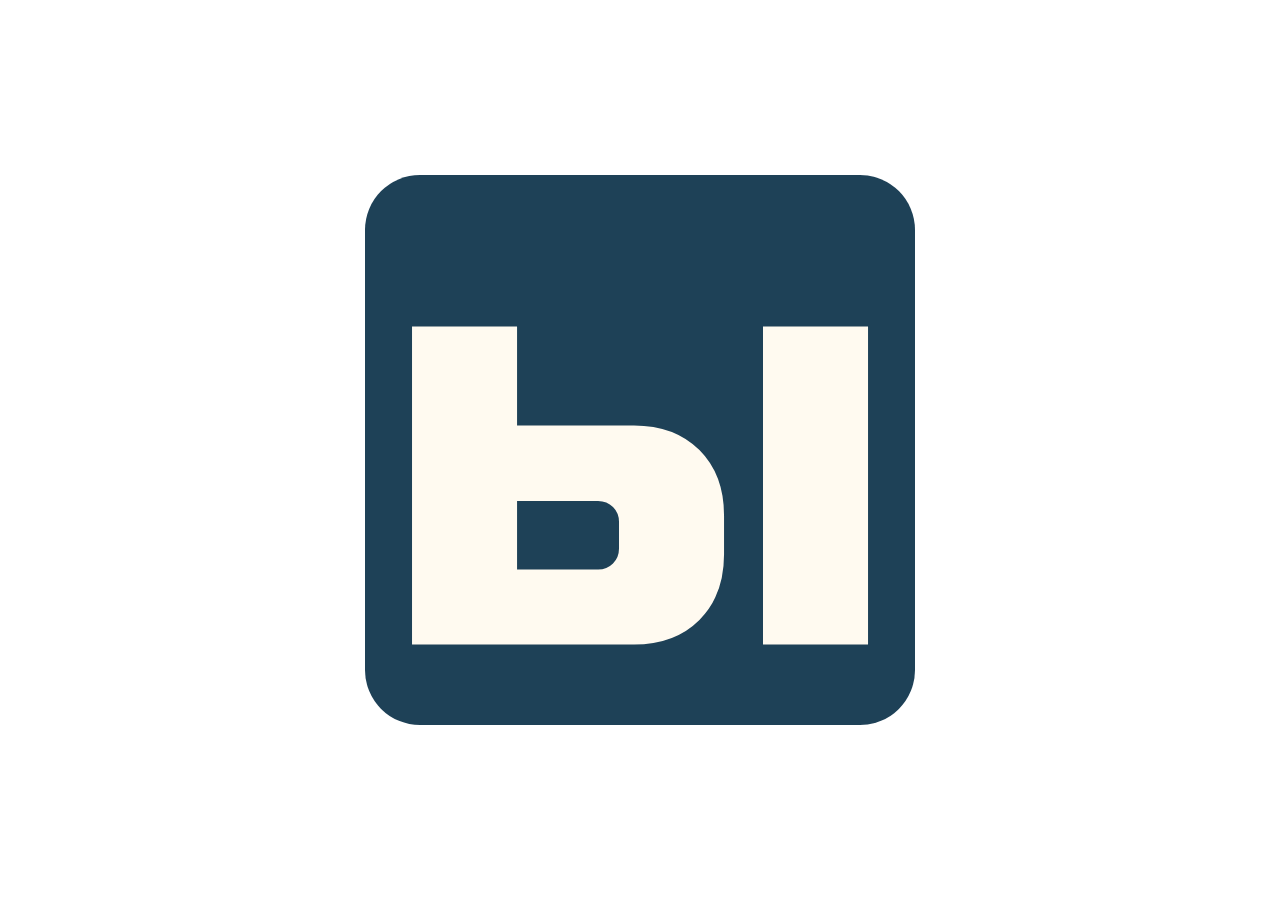
<file: index.html>
<!DOCTYPE html>
<html lang="en">
<head>
    <meta charset="UTF-8">
    <meta name="viewport" content="width=device-width, initial-scale=1.0">
    <title>HAPPYBIRTHDAY</title>
    <link rel="stylesheet" href="static/styles/style.css">
    <link rel="stylesheet" href="https://fonts.googleapis.com/css?family=Russo+One">
    <style>
      body {
        font-family: 'Russo One', serif;
      }
    </style>
</head>
<body >   

  <nav>
    
    <a href="./2.html">
      
      <div class="square"> 
      </div>
      
    </a>

    <a href="./2.html"; style = "text-decoration:none; position: fixed; text-align: center; "; class="big";>
      ы
    </a>
    </nav>
</body>
</html>
</file>
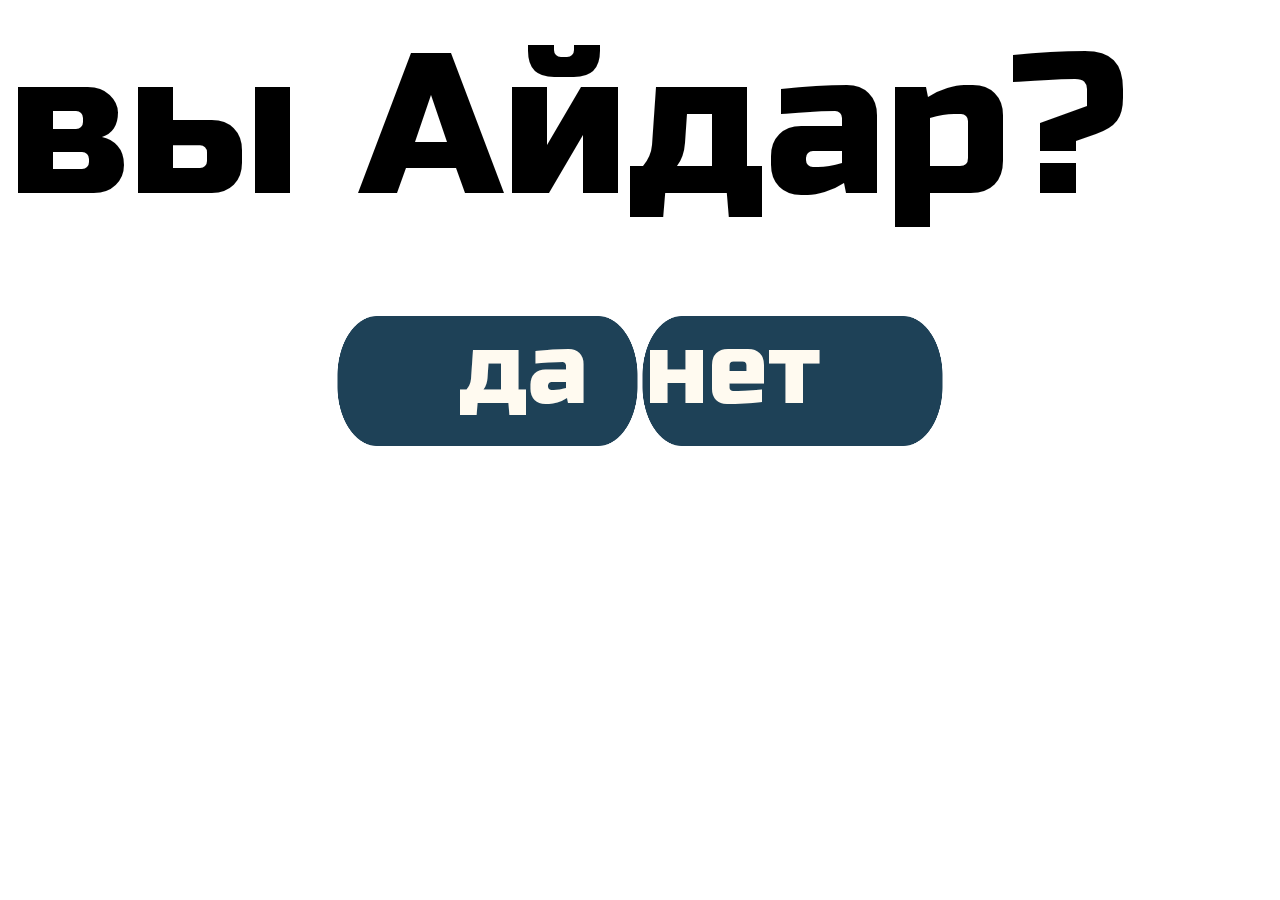
<file: 2.html>
<!DOCTYPE html>
<html lang="en">
<head>
    <meta charset="UTF-8">
    <meta name="viewport" content="width=device-width, initial-scale=1.0">
    <title>HAPPYBIRTHDAY</title>
    <link rel="stylesheet" href="static/styles/style.css">
    <link rel="stylesheet" href="https://fonts.googleapis.com/css?family=Russo+One">
    <style>
        body {
          font-family: 'Russo One', serif;
        }
      </style>
  </head>
  <body>   
    <div style="font-size: 200px;
    position: relative; top: 10%; margin-bottom: 30 px;">вы Айдар?</div>
    <nav>
      <div>
        <div style=" flex-shrink: inherit; position: relative;
        position: fixed;
        left: 50%; 
        margin-right: -50%;
        transform: translate(-50%, 50%);">
          <img src="static/images/Rectangle 3.png" alt="Rectangle"; style="width: 300px; height: 130px; ">
          
          <img src="static/images/Rectangle 3.png" alt="Rectangle"; style="width: 300px; height: 130px;">
        
        </div>
      <div style="text-align: center; width: 100%; flex-shrink: inherit; position: relative;  position: fixed; flex-shrink: inherit; position: relative;
      position: fixed;
      left: 50%; 
      margin-right: -50%;
      transform: translate(-50%, 50%);">
        <a href="./YES1.html"; style="text-decoration:none; font-size: 100px; color: #fffaf0;">
          да</a>
      <a href="./NO1.html"; style = "text-decoration:none; font-size: 100px; color: #fffaf0; margin-left: 4%;">
        нет
      </a>
      </div>

      </div>
      </nav>

</body>
</html>
</file>
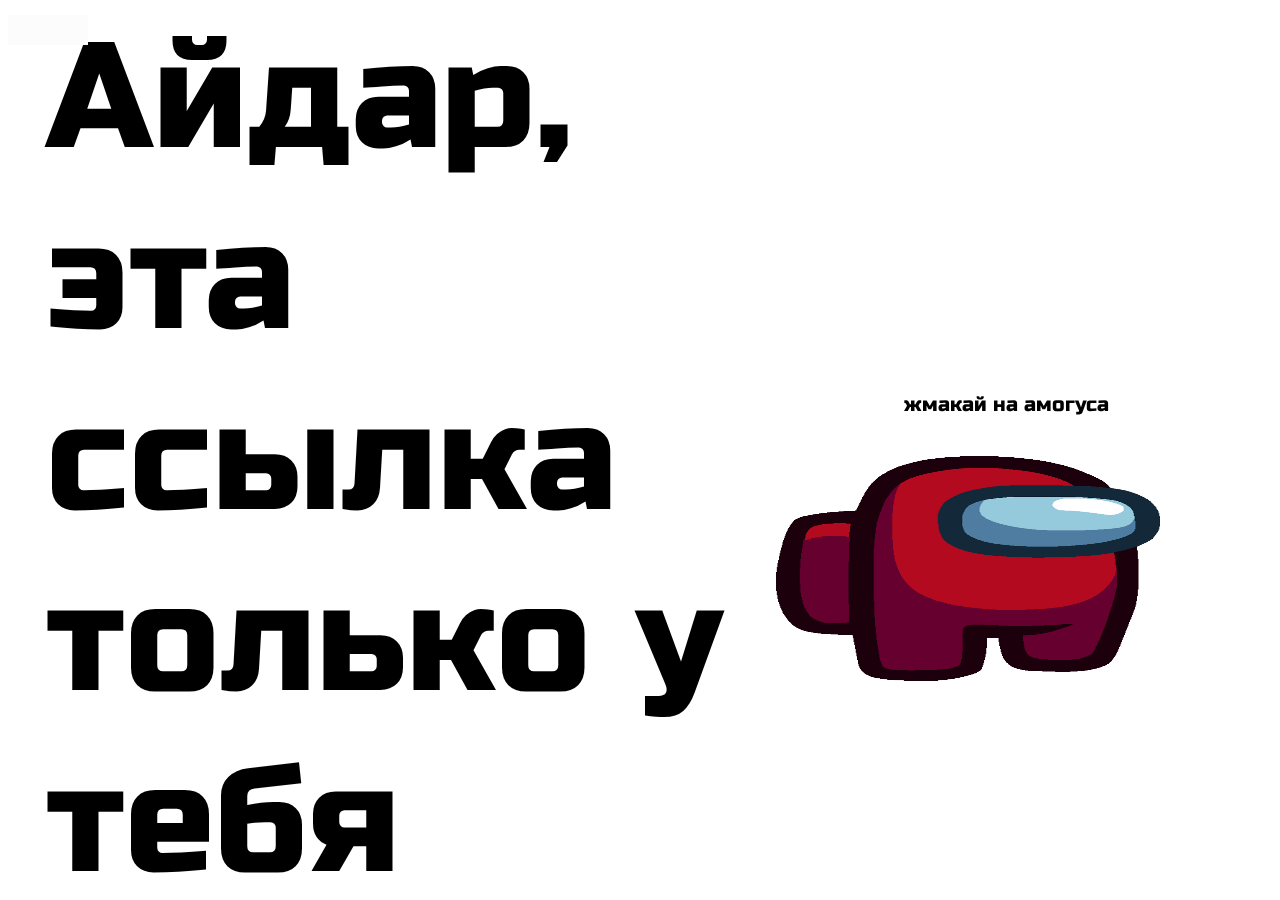
<file: NO1.html>
<!DOCTYPE html>
<html lang="en">
<head>
    <meta charset="UTF-8">
    <meta name="viewport" content="width=device-width, initial-scale=1.0">
    <title>HAPPYBITHDAY</title>
    <link rel="stylesheet" href="static/styles/style.css">
    <link rel="stylesheet" href="https://fonts.googleapis.com/css?family=Russo+One">
    <style>
      body {
        font-family: 'Russo One', serif;
      }
    </style>
</head>
<body>
    <div style=" font-size: 150px;
    position: fixed;
    margin-top: 0%;
    margin-left: 3%;
    margin-right: 40%;">
        Айдар, эта ссылка только у тебя

    </div>
    <div style="margin-left: 70%; margin-top: 30%; position: fixed; font-size: 20px;"> жмакай на амогуса </div>
    <nav>
        <a href="slide2.html"> 
            <img src="static/images/Red.webp" alt="sus"; style="height: 25%; width: 30%; margin-left: 60%; margin-top: 35%; position: fixed;">
            </a>
        <nav>
    <a href="./NO2.html">

        <div class="square2"> 
        </div>
</body>
</html>
</file>
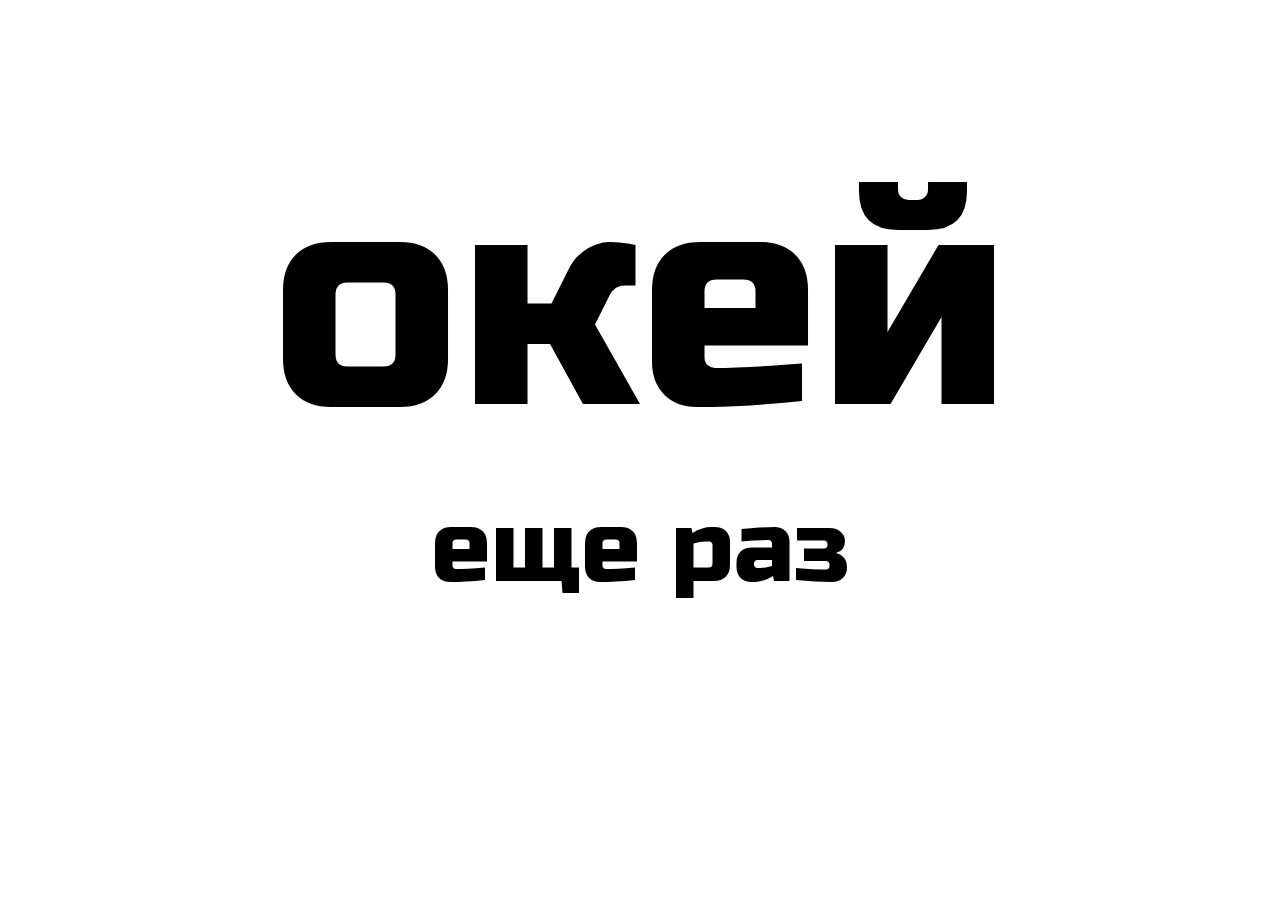
<file: NO3.html>
<!DOCTYPE html>
<html lang="en">
<head>
    <meta charset="UTF-8">
    <meta name="viewport" content="width=device-width, initial-scale=1.0">
    <title>HAPPYBITHDAY</title>
    <link rel="stylesheet" href="static/styles/style.css">
    <link rel="stylesheet" href="https://fonts.googleapis.com/css?family=Russo+One">
    <style>
      body {
        font-family: 'Russo One', serif;
      }
    </style>
</head>
<body style="text-align: center;">

    <div style="font-size: 300px; text-align: center; margin-top: 10%;
    position: relative;">окей</div>
    <nav style="text-decoration: none">
          <a href="NO4.html"; style="text-decoration: none">
            <div style="text-decoration: none; color: black; font-size: 100px; text-align: center;
            position: relative;">еще раз</div>

          </a>
        </nav>
</body>
</html>
</file>
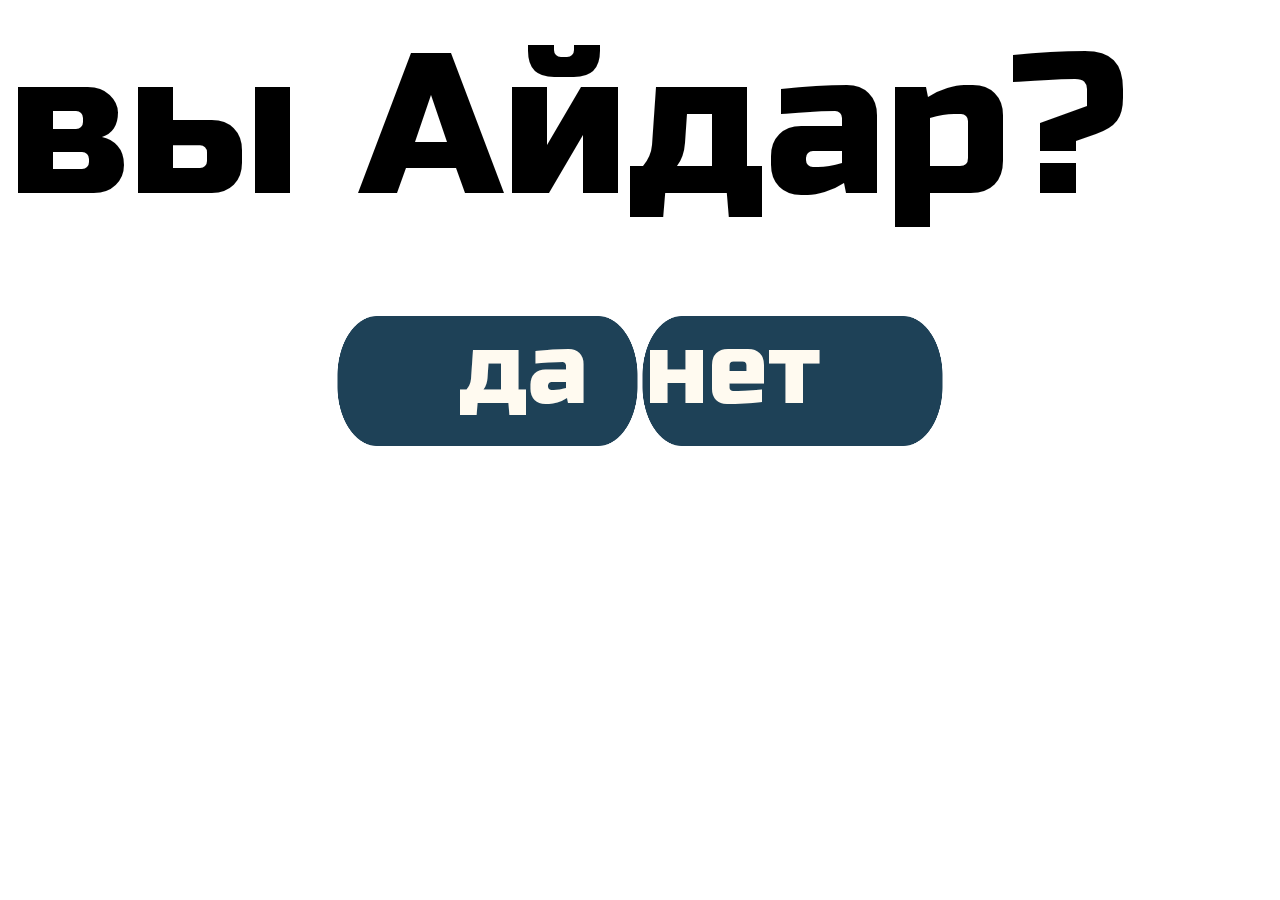
<file: NO4.html>
<!DOCTYPE html>
<html lang="en">
<head>
    <meta charset="UTF-8">
    <meta name="viewport" content="width=device-width, initial-scale=1.0">
    <title>HAPPYBIRTHDAY</title>
    <link rel="stylesheet" href="static/styles/style.css">
    <link rel="stylesheet" href="https://fonts.googleapis.com/css?family=Russo+One">
    <style>
        body {
          font-family: 'Russo One', serif;
        }
      </style>
  </head>
  <body>   
    <div style="font-size: 200px;
    position: relative; top: 10%; margin-bottom: 30 px;">вы Айдар?</div>
    <nav>
      <div>
        <div style=" flex-shrink: inherit; position: relative;
        position: fixed;
        left: 50%; 
        margin-right: -50%;
        transform: translate(-50%, 50%);">
          <img src="static/images/Rectangle 3.png" alt="Rectangle"; style="width: 300px; height: 130px; ">
          
          <img src="static/images/Rectangle 3.png" alt="Rectangle"; style="width: 300px; height: 130px;">
        
        </div>
      <div style="text-align: center; width: 100%; flex-shrink: inherit; position: relative;  position: fixed; flex-shrink: inherit; position: relative;
      position: fixed;
      left: 50%; 
      margin-right: -50%;
      transform: translate(-50%, 50%);">
        <a href="./YES1.html"; style="text-decoration:none; font-size: 100px; color: #fffaf0;">
          да</a>
      <a href="./NO5.html"; style = "text-decoration:none; font-size: 100px; color: #fffaf0; margin-left: 4%;">
        нет
      </a>
      </div>

      </div>
      </nav>

</body>
</html>
</file>
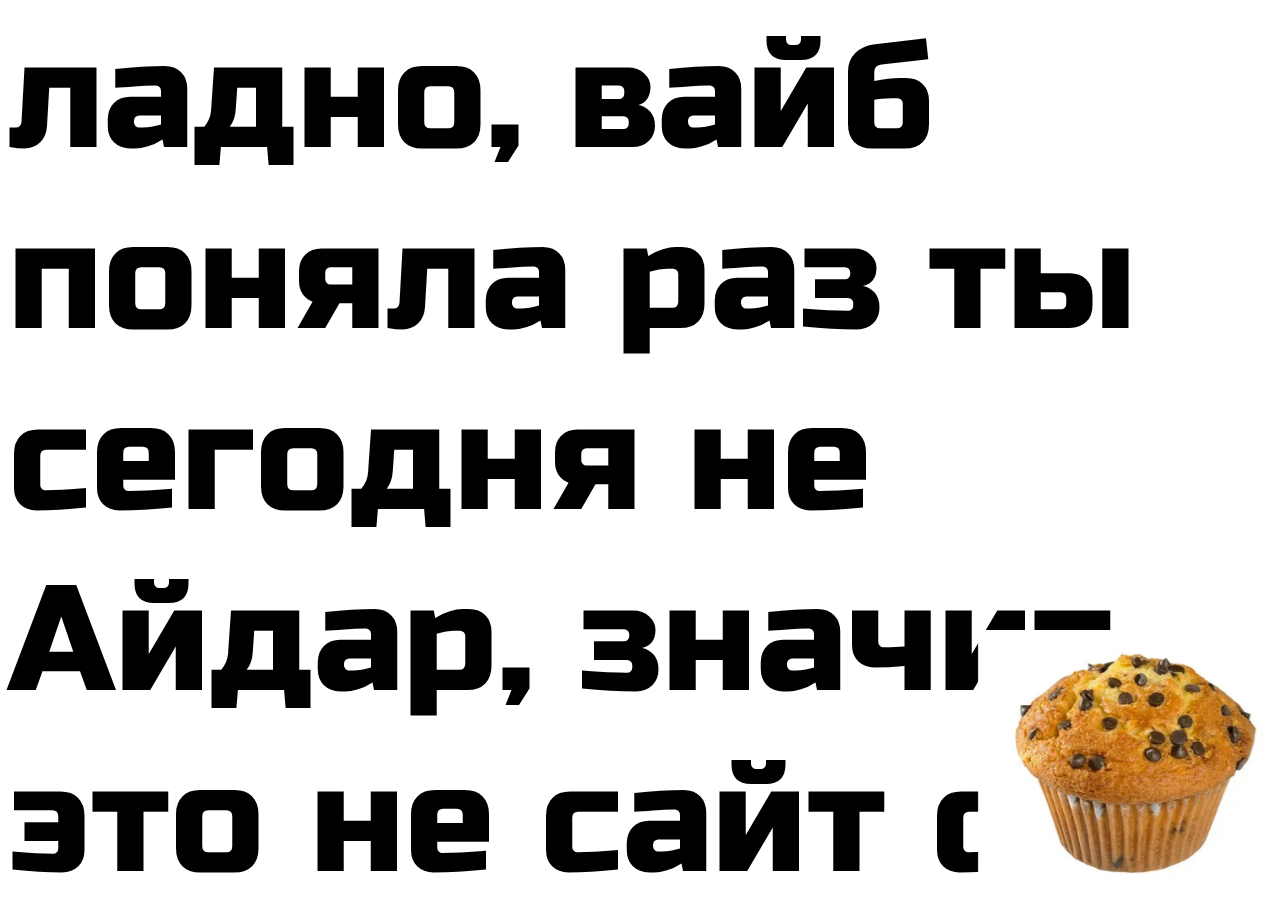
<file: NO5.html>
<!DOCTYPE html>
<html lang="en">
<head>
    <meta charset="UTF-8">
    <meta name="viewport" content="width=device-width, initial-scale=1.0">
    <title>HAPPYBIRTHDAY</title>
    <link rel="stylesheet" href="static/styles/style.css">
    <link rel="stylesheet" href="https://fonts.googleapis.com/css?family=Russo+One">
    <style>
        body {
          font-family: 'Russo One', serif;
        }
      </style>
  </head>
  <body> 
    <div>
      <p class="text2"; style="display: flex;">ладно, вайб поняла
        раз ты сегодня не Айдар, значит это не сайт с поздравлением</p>
      <nav>
        <a href="NO6.html">
          <img src="static/images/i.webp" alt="keks"; style="position: absolute; bottom: 0px; right: 0px; height: 30%;">
        </a>
      </nav>
    </div>
</body>
</html>
</file>
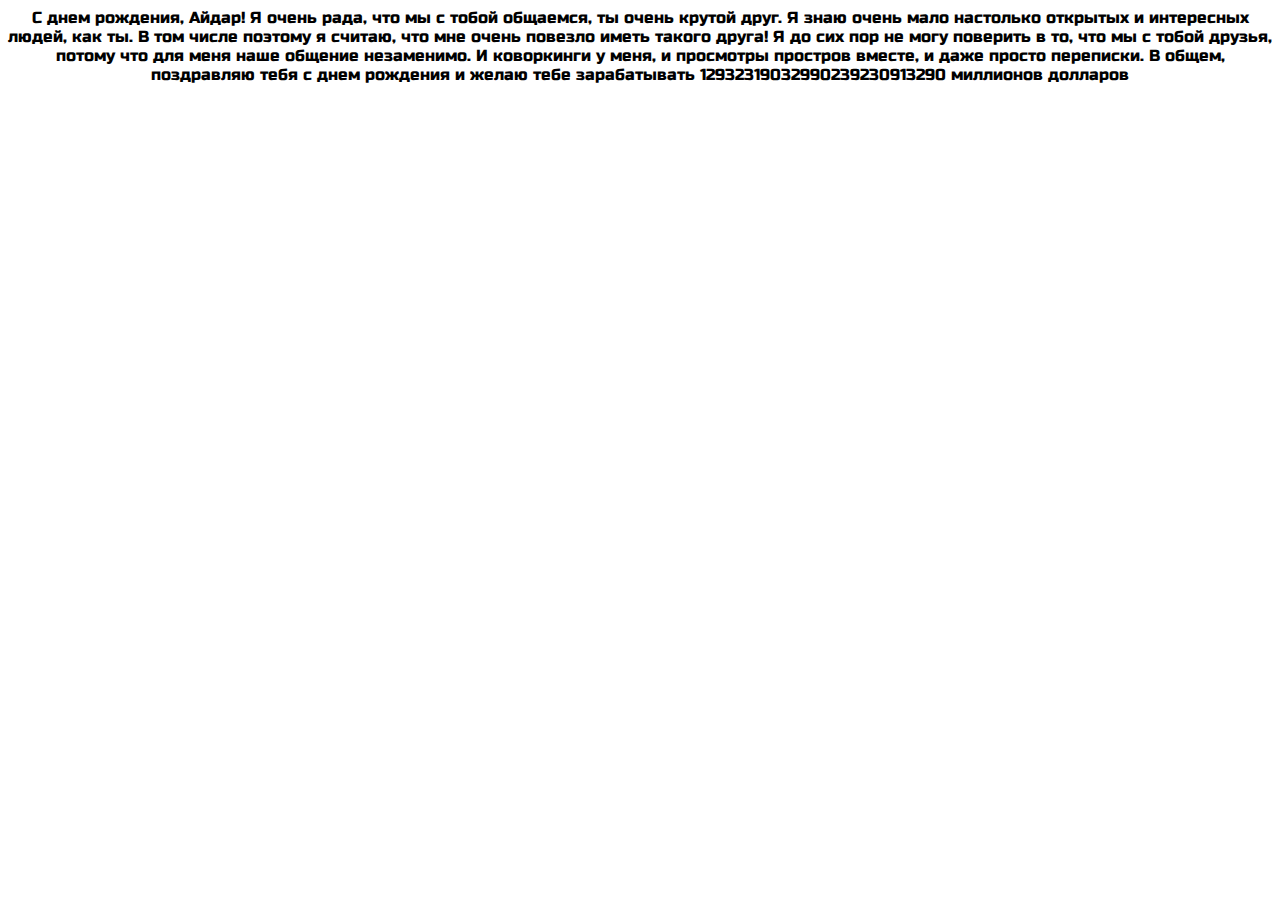
<file: NO7.html>
<!DOCTYPE html>
<html lang="en">
<head>
    <meta charset="UTF-8">
    <meta name="viewport" content="width=device-width, initial-scale=1.0">
    <title>HAPPYBITHDAY</title>
    <link rel="stylesheet" href="static/styles/style.css">
    <link rel="stylesheet" href="https://fonts.googleapis.com/css?family=Russo+One">
    <style>
      body {
        font-family: 'Russo One', serif;
      }
    </style>
</head>
<body style="text-align: center;">
С днем рождения, Айдар! Я очень рада, что мы с тобой общаемся, ты очень крутой друг. Я знаю очень мало настолько открытых и интересных людей, как ты. В том числе поэтому я считаю, что мне очень повезло иметь такого друга!
Я до сих пор не могу поверить в то, что мы с тобой друзья, потому что для меня наше общение незаменимо. И коворкинги у меня, и просмотры простров вместе, и даже просто переписки. В общем, поздравляю тебя с днем рождения и желаю тебе зарабатывать 12932319032990239230913290 миллионов долларов
</body>
</html>
</file>
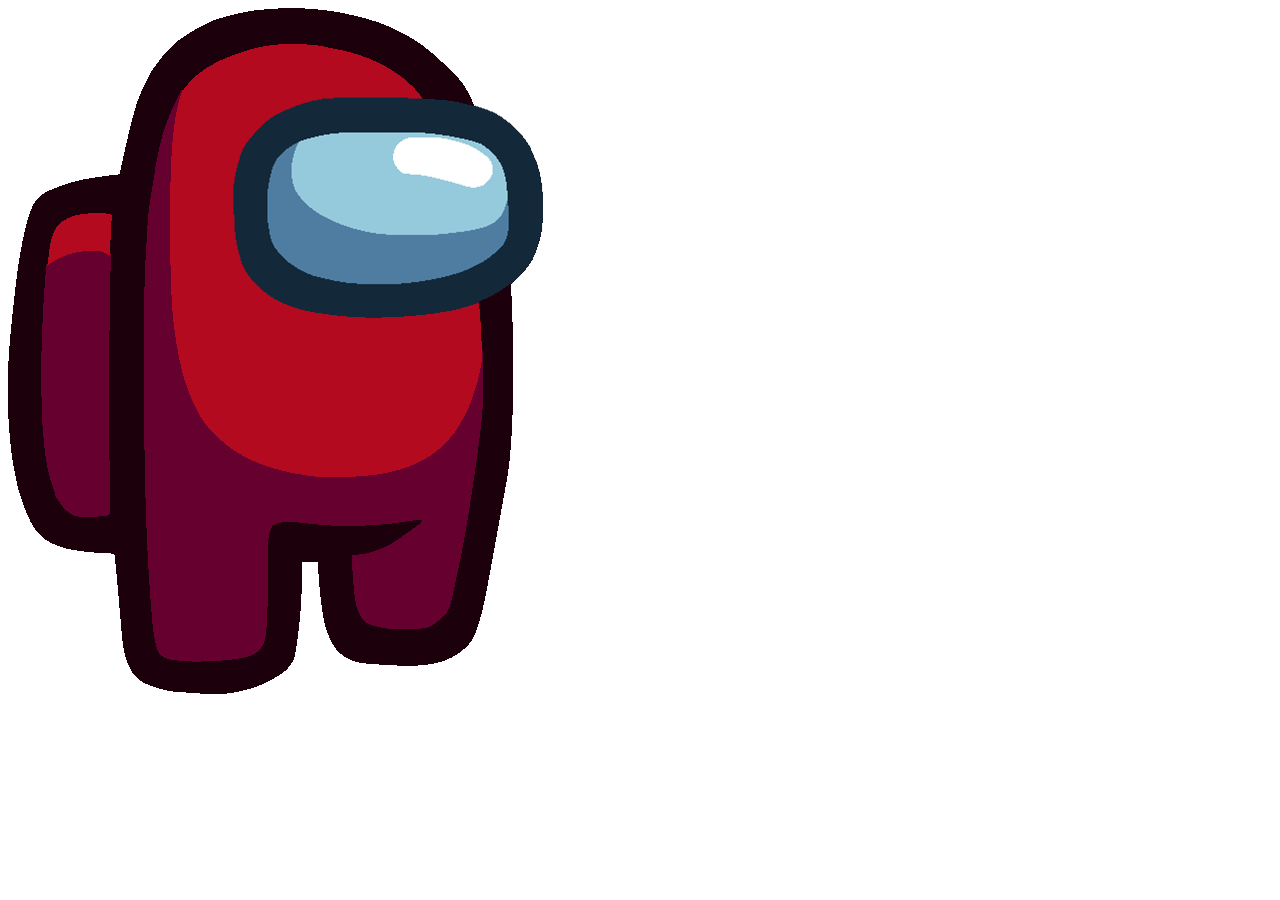
<file: YES1.html>
<!DOCTYPE html>
<html lang="en">
<head>
    <meta charset="UTF-8">
    <meta name="viewport" content="width=device-width, initial-scale=1.0">
    <title>HAPPYBIRTHDAY</title>
    <link rel="stylesheet" href="static/styles/style.css">
    <link rel="stylesheet" href="https://fonts.googleapis.com/css?family=Russo+One">
    <style>
      body {
        font-family: 'Russo One', serif;
      }
    </style>
</head>
<body>
    <div class="pot">
        <nav>
            <a href="YES2.html"> 
                <img src="static/images/Red.webp" alt="sus";>
            </a>
        
        </nav>

    </div>
</body>
</html>
</file>
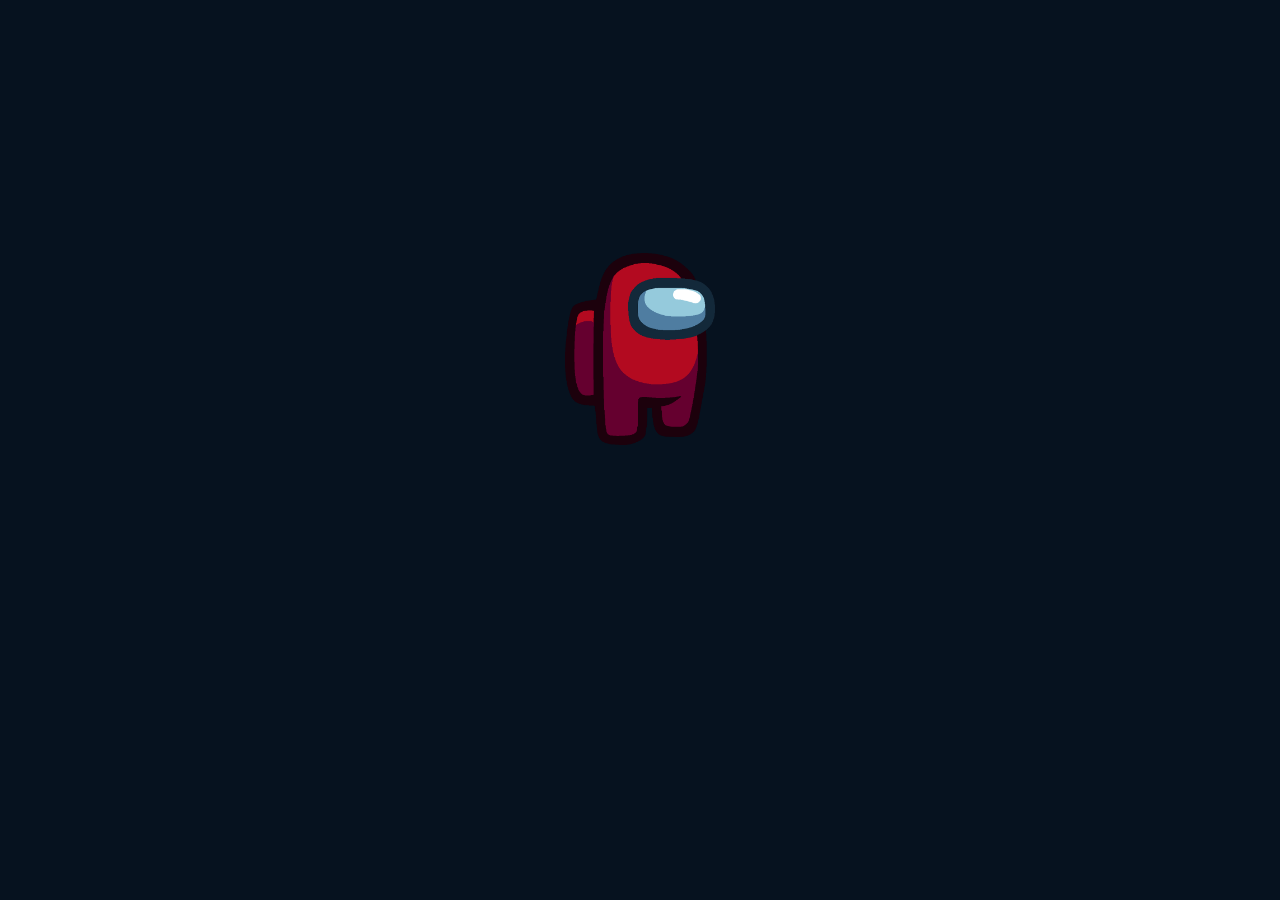
<file: YES3.html>
<!DOCTYPE html>
<html lang="en">
<head>
    <meta charset="UTF-8">
    <meta name="viewport" content="width=device-width, initial-scale=1.0">
    <title>HAPPYBIRTHDAY</title>
    <link rel="stylesheet" href="static/styles/style.css">
    <link rel="stylesheet" href="https://fonts.googleapis.com/css?family=Russo+One">
    
    <style>
      body {
        font-family: 'Russo One', serif;
      }
    </style>
</head>
<body style="background-color: rgb(6, 18, 31);">
    <div class="container"; style=" text-align: center; margin-top: 20%;">
      <nav>
        <a href="YES4.html">
          <img src="static/images/Red.webp" class="rotate"/>
        </a>
      </nav>
    
</div>

</body>
</html>
</file>
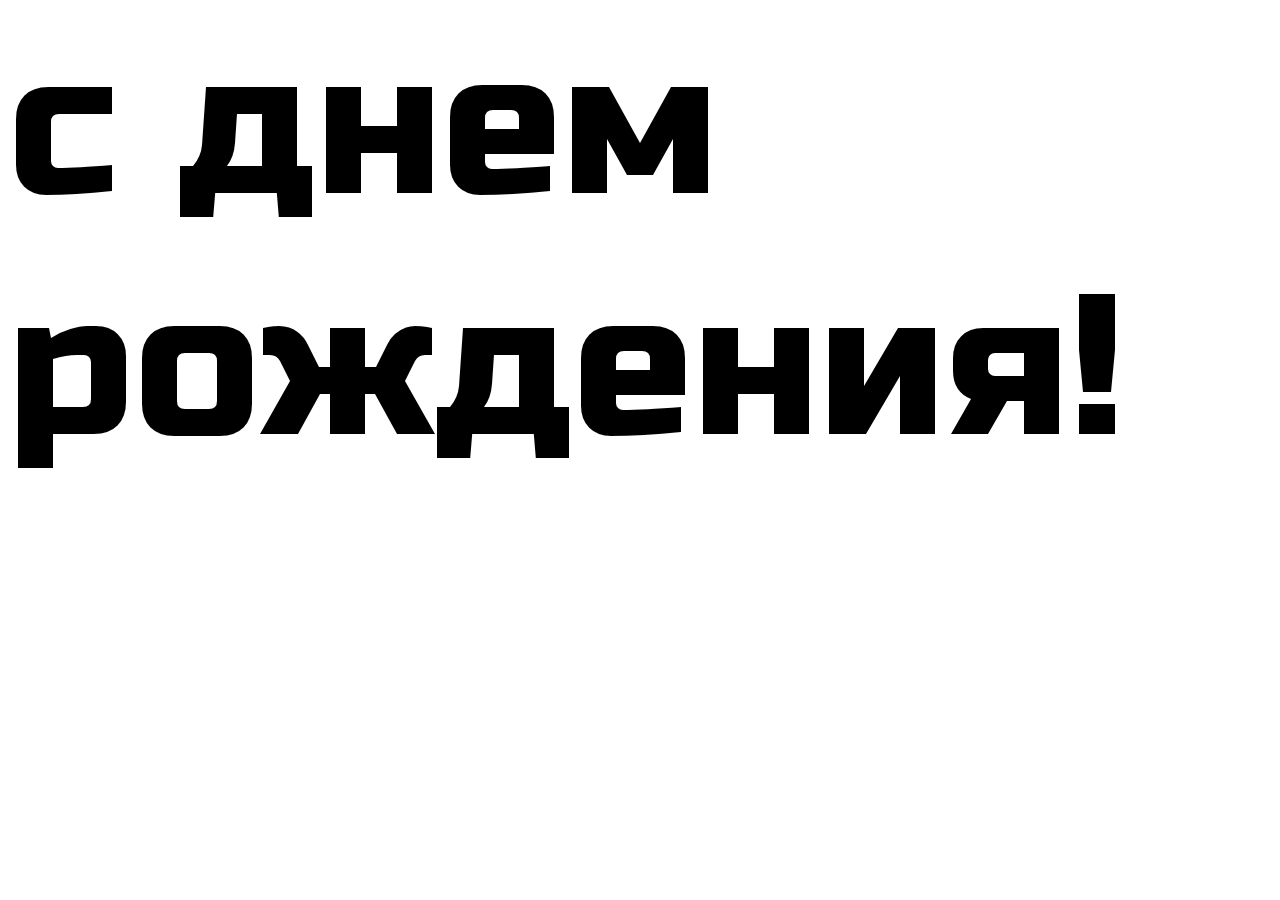
<file: YES4.html>
<!DOCTYPE html>
<html lang="en">
<head>
    <meta charset="UTF-8">
    <meta name="viewport" content="width=device-width, initial-scale=1.0">
    <title>HAPPYBIRTHDAY</title>
    <link rel="stylesheet" href="static/styles/style.css">
    <link rel="stylesheet" href="https://fonts.googleapis.com/css?family=Russo+One">
    <style>
      body {
        font-family: 'Russo One', serif;
      }
    </style>
</head>
<body>
  <div style="font-size: 200px;">
    с днем рождения!

  </div>
    </div>
</body>
</html>
</file>
<file: static/styles/style.css>
.big {
        font-size: 600px;
        width: 100%;
         
        
        color: #fffaf0;
        border-radius: 10%;
    bottom: 50%;
    position: relative;
    position: fixed;
    left: 50%; 
    margin-right: -50%;
    transform: translate(-50%, 50%);
        }
           
.square {
    width:550px; 
    height:550px; 
    background:rgb(30, 65, 87);
    border-radius: 10%;
    bottom: 50%;
    position: relative;
    position: fixed;
    left: 50%; 
    margin-right: -50%;
    transform: translate(-50%, 50%);      
}

.square2 {
    width:80px; 
    height:30px; 
    background:rgb(252, 252, 252);
    bottom: 95%;
    position: relative;
    position: fixed;

}

.text {
    font-size: 200px;
    position: fixed;margin-top: -30%;
    
}
.text2 {
    font-size: 150px;
    position: fixed;
    margin-top: 0%;
}
.no {
    font-size: 150px;
    position: fixed;
    top: 400px;
    left: 500px;
    color: black;
}

.pot {
  text-align: center;
    position: fixed;
    -webkit-animation: linear infinite;
    -webkit-animation-name: run;
    -webkit-animation-duration: 1.5s;
  }
  @-webkit-keyframes run {
    0% {
      left: -10%;
    }
    50% {
      left: 100%;
    }
    100% {
      left: -10%;    
    }
  }

.long {
  margin-top: 80px;
  height:50px; 
  background:rgb(255, 137, 41);
  width: 100%;     
}

.long2 {
  width: 240px;
  height: 40px;
  background:rgb(255, 198, 99);
  border-radius: 10px;
}
.kush {
  display: inline-block

}
parent {
  width: 100%;
  height: 90px;
  white-space: nowrap;
  overflow-x: auto;
}

.big2 {

  font-size: 40px;
        text-align: center; 
        width: 100%;
}

.big3 {
  position: absolute;
        text-align: center; 
        width: 100%;
}

.rotate {
  width: 150px;
  animation: rotation 2s infinite linear;
}
@keyframes rotation {
  from {
    transform: rotate(0deg);
  }
  to {
    transform: rotate(359deg);
  }
</file>
